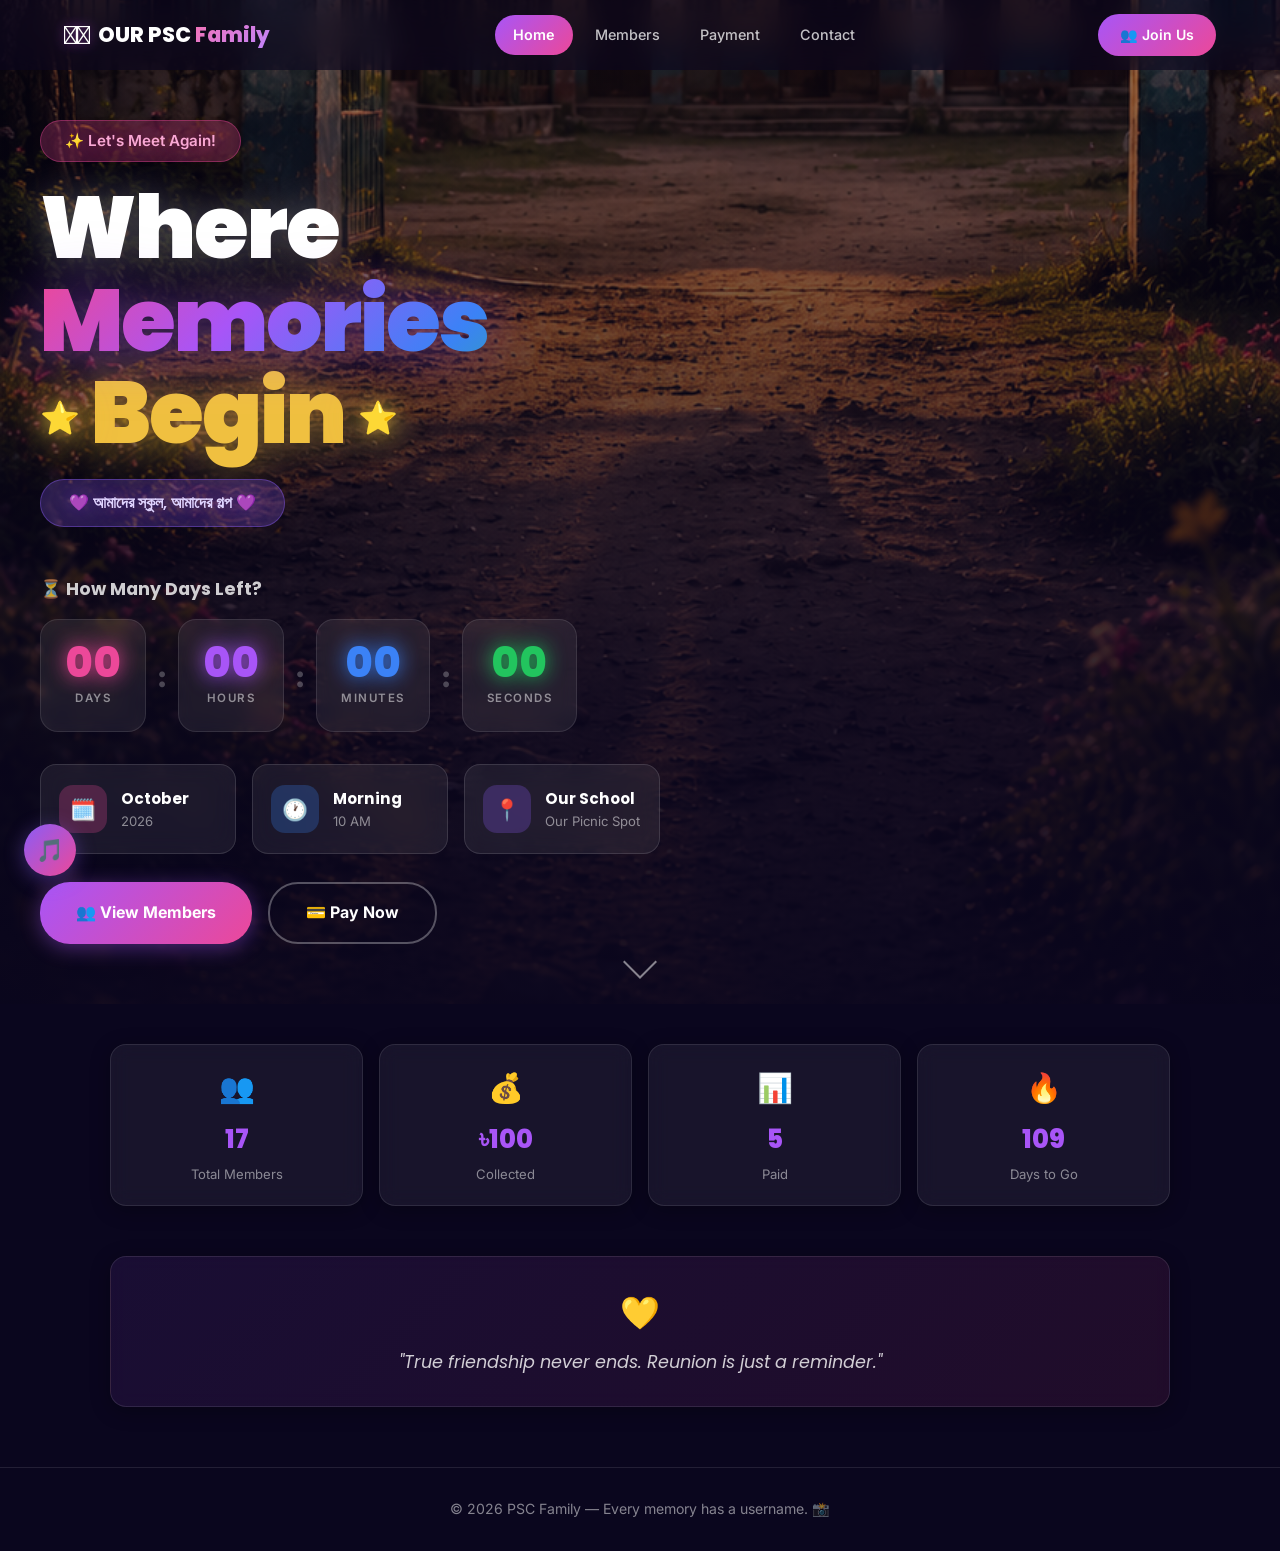
<file: index.html>
<!DOCTYPE html>
<html lang="en">
<head>
    <meta charset="UTF-8">
    <meta name="viewport" content="width=device-width, initial-scale=1.0">
    <meta name="description" content="Our PSC family - One Bond, One Memory. Join our school reunion!">
    <title>Our PSC family</title>
    <link rel="preconnect" href="https://fonts.googleapis.com">
    <link rel="preconnect" href="https://fonts.gstatic.com" crossorigin>
    <link href="https://fonts.googleapis.com/css2?family=Inter:wght@300;400;500;600;700;800&family=Poppins:wght@400;500;600;700;800;900&display=swap" rel="stylesheet">
    <link rel="stylesheet" href="style.css">
    <link rel="stylesheet" href="responsive.css">
</head>
<body data-page="home">

    <!-- Loading Screen -->
    <div id="loading-screen" class="loading-screen">
        <div class="loader">
            <div class="spinner"></div>
            <p>Loading Reunion 2026...</p>
        </div>
    </div>

    <!-- Navbar -->
    <nav class="navbar" id="navbar">
        <div class="nav-container">
            <a href="index.html" class="nav-logo">
                <span class="nav-logo-emoji">𖨆𖨆</span>
                <span>OUR PSC <span class="logo-highlight">Family</span></span>
            </a>
            <div class="nav-links" id="nav-menu">
                <a href="index.html" class="nav-link active">Home</a>
                <a href="members.html" class="nav-link">Members</a>
                <a href="payments.html" class="nav-link">Payment</a>
                <a href="contact.html" class="nav-link">Contact</a>
            </div>
            <a href="contact.html" class="nav-join-btn">👥 Join Us</a>
            <button class="nav-toggle" id="navToggle">
                <span></span><span></span><span></span>
            </button>
        </div>
        <div class="mobile-overlay" id="nav-overlay"></div>
    </nav>

    <!-- Hero Section -->
    <section class="hero-new">
        <div class="hero-content">
            <div class="hero-badge-new">✨ Let's Meet Again!</div>
            <h1 class="hero-big-title">
                <span class="line1">Where</span>
                <span class="line2">Memories</span>
                <span class="line3"><span class="star">⭐</span> Begin <span class="star">⭐</span></span>
            </h1>

            <div class="hero-tagline">
                💜 আমাদের স্কুল, আমাদের গল্প 💜
            </div>
            <!-- Countdown -->
            <div class="hero-countdown">
                <h3 class="countdown-title">⏳ How Many Days Left?</h3>
                <div class="cd-items">
                    <div class="cd-item">
                        <span class="countdown-number" id="cd-days">00</span>
                        <span class="cd-label">Days</span>
                    </div>
                    <div class="cd-separator">:</div>
                    <div class="cd-item">
                        <span class="countdown-number" id="cd-hours">00</span>
                        <span class="cd-label">Hours</span>
                    </div>
                    <div class="cd-separator">:</div>
                    <div class="cd-item">
                        <span class="countdown-number" id="cd-minutes">00</span>
                        <span class="cd-label">Minutes</span>
                    </div>
                    <div class="cd-separator">:</div>
                    <div class="cd-item">
                        <span class="countdown-number" id="cd-seconds">00</span>
                        <span class="cd-label">Seconds</span>
                    </div>
                </div>
            </div>

            <div class="hero-info-cards">
                <div class="info-card">
                    <div class="info-card-icon icon-pink">🗓️</div>
                    <div class="info-card-text">
                        <h4>October</h4>
                        <p>2026</p>
                    </div>
                </div>
                <div class="info-card">
                    <div class="info-card-icon icon-blue">🕐</div>
                    <div class="info-card-text">
                        <h4>Morning</h4>
                        <p>10 AM</p>
                    </div>
                </div>
                <div class="info-card">
                    <div class="info-card-icon icon-purple">📍</div>
                    <div class="info-card-text">
                        <h4>Our School</h4>
                        <p>Our Picnic Spot</p>
                    </div>
                </div>
            </div>

            <div class="hero-buttons">
                <a href="members.html" class="hero-btn-primary">
                    👥 View Members
                </a>
                <a href="payments.html" class="hero-btn-outline">
                    💳 Pay Now
                </a>
            </div>
        </div>

        <!-- Scroll Down -->
        <div class="scroll-indicator">
            <div class="scroll-arrow"></div>
        </div>
    </section>

    <!-- Stats Section -->
    <section class="stats-section">
        <div class="container">
            <div class="stats-grid-home">
                <div class="stat-card-home">
                    <span class="stat-icon-home">👥</span>
                    <h3 id="home-total-members">0</h3>
                    <p class="stat-label-home">Total Members</p>
                </div>
                <div class="stat-card-home">
                    <span class="stat-icon-home">💰</span>
                    <h3 id="home-total-collected">৳0</h3>
                    <p class="stat-label-home">Collected</p>
                </div>
                <div class="stat-card-home">
                    <span class="stat-icon-home">📊</span>
                    <h3 id="home-total-paid">0</h3>
                    <p class="stat-label-home">Paid</p>
                </div>
                <div class="stat-card-home">
                    <span class="stat-icon-home">🔥</span>
                    <h3 id="home-days-go">109</h3>
                    <p class="stat-label-home">Days to Go</p>
                </div>
            </div>
        </div>
    </section>

    <!-- Quote Section -->
    <section class="quote-section">
        <div class="container">
            <div class="glass-card-home quote-card">
                <span class="quote-icon">💛</span>
                <p class="quote-text">"True friendship never ends. Reunion is just a reminder."</p>
            </div>
        </div>
    </section>

    <!-- Footer -->
    <footer class="footer">
        <div class="container">
            <p class="footer-text">© 2026 PSC Family — Every memory has a username. 📸</p>
        </div>
    </footer>

    <!-- Back to Top -->
    <button class="back-to-top" id="backToTop">↑</button>

    <script src="config.js"></script>
    <script src="script.js"></script>

    <!-- Music Player -->
    <div id="musicPrompt" class="music-prompt" style="display:none;">
        <div class="music-prompt-overlay"></div>
        <div class="music-prompt-card">
            <div class="music-prompt-emoji">🎵</div>
            <h2>Want to set the mood?</h2>
            <p>Play our reunion soundtrack while you browse</p>
            <button id="musicPlayBtn" class="music-play-btn">▶ Play Music</button>
            <button id="musicSkipBtn" class="music-skip-btn">No thanks</button>
        </div>
    </div>
    <div id="musicWidget" class="music-widget" style="display:none;">
        <button id="musicToggle" class="music-toggle-btn">🎵</button>
    </div>
    <audio id="bgMusic" preload="none" loop>
        <source src="BG.mp3" type="audio/mpeg">
    </audio>
</body>
</html>
</file>
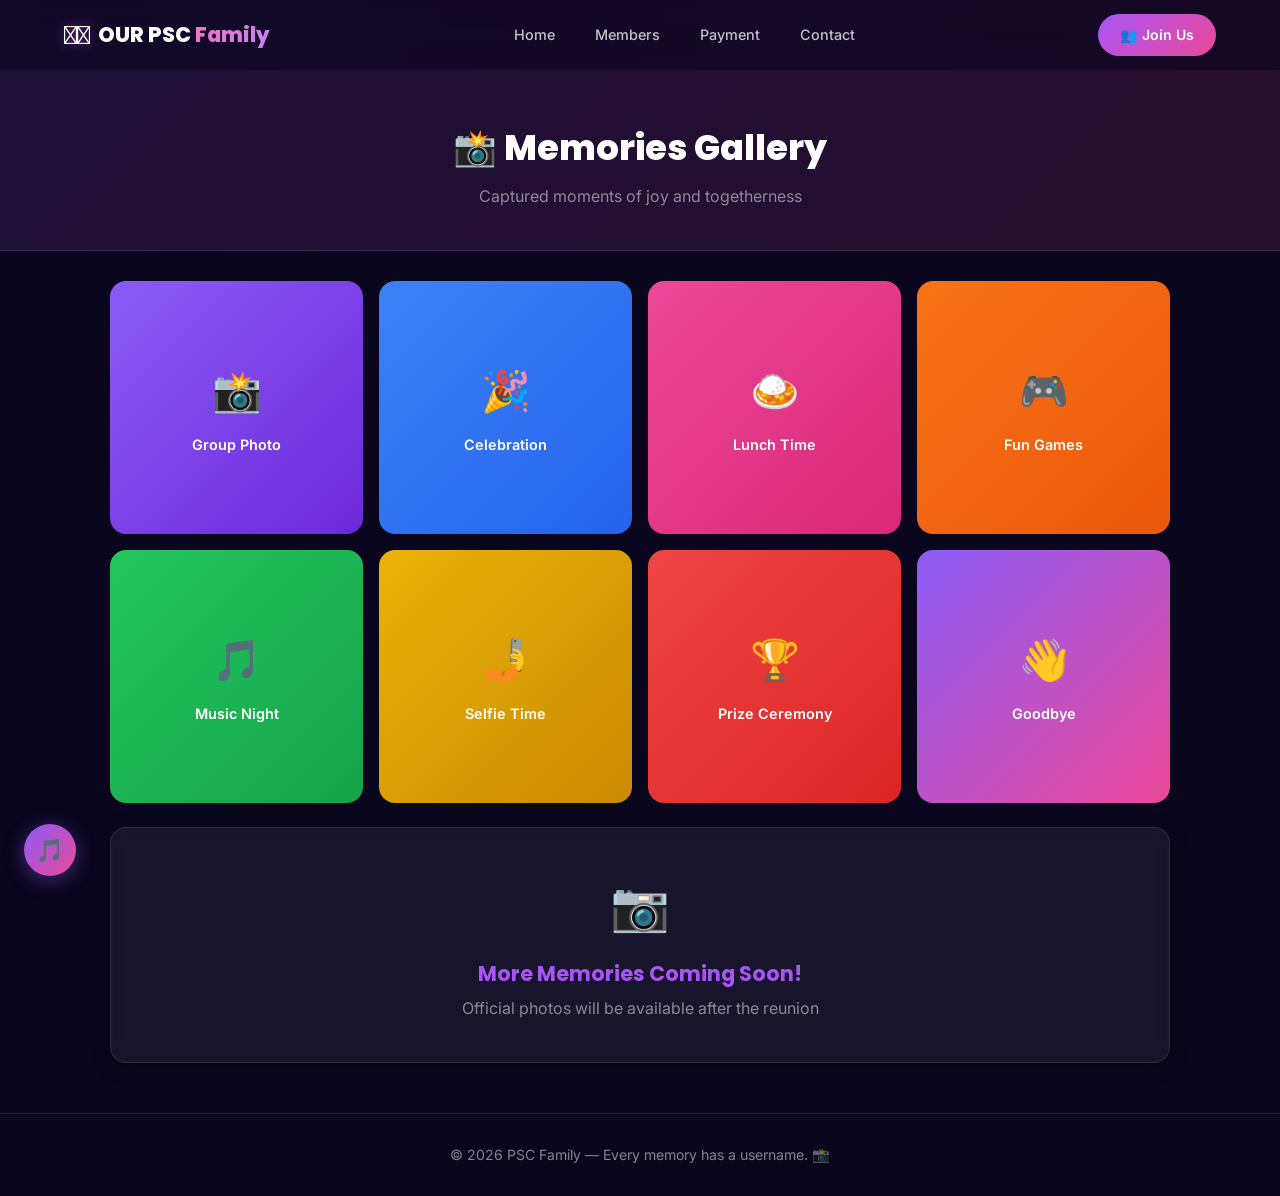
<file: gallery.html>
<!DOCTYPE html>
<html lang="en">
<head>
    <meta charset="UTF-8">
    <meta name="viewport" content="width=device-width, initial-scale=1.0">
    <meta name="description" content="Reunion 2026 - Memories Gallery">
    <title>Memories | Reunion 2026</title>
    <link rel="preconnect" href="https://fonts.googleapis.com">
    <link rel="preconnect" href="https://fonts.gstatic.com" crossorigin>
    <link href="https://fonts.googleapis.com/css2?family=Inter:wght@300;400;500;600;700;800&family=Poppins:wght@400;500;600;700;800;900&display=swap" rel="stylesheet">
    <link rel="stylesheet" href="style.css">
    <link rel="stylesheet" href="responsive.css">
</head>
<body data-page="gallery">

    <!-- Loading Screen -->
    <div id="loading-screen" class="loading-screen">
        <div class="loader">
            <div class="spinner"></div>
            <p>Loading...</p>
        </div>
    </div>

    <!-- Navbar -->
    <nav class="navbar" id="navbar">
        <div class="nav-container">
            <a href="index.html" class="nav-logo">
                <span class="nav-logo-emoji">𖨆𖨆</span>
                <span>OUR PSC <span class="logo-highlight">Family</span></span>
            </a>
            <div class="nav-links" id="nav-menu">
                <a href="index.html" class="nav-link">Home</a>
                <a href="members.html" class="nav-link">Members</a>
                <a href="payments.html" class="nav-link">Payment</a>
                <a href="contact.html" class="nav-link">Contact</a>
            </div>
            <a href="contact.html" class="nav-join-btn">👥 Join Us</a>
            <button class="nav-toggle" id="navToggle">
                <span></span><span></span><span></span>
            </button>
        </div>
        <div class="mobile-overlay" id="nav-overlay"></div>
    </nav>

    <!-- Page Header -->
    <header class="page-header-new">
        <div class="container">
            <h1>📸 Memories Gallery</h1>
            <p>Captured moments of joy and togetherness</p>
        </div>
    </header>

    <!-- Gallery Grid -->
    <section class="section-home">
        <div class="container">
            <div class="gallery-grid-new">
                <div class="gallery-item-new" style="background: linear-gradient(135deg, #8b5cf6, #6d28d9);">
                    <span class="gallery-emoji">📸</span>
                    <p>Group Photo</p>
                </div>
                <div class="gallery-item-new" style="background: linear-gradient(135deg, #3b82f6, #2563eb);">
                    <span class="gallery-emoji">🎉</span>
                    <p>Celebration</p>
                </div>
                <div class="gallery-item-new" style="background: linear-gradient(135deg, #ec4899, #db2777);">
                    <span class="gallery-emoji">🍛</span>
                    <p>Lunch Time</p>
                </div>
                <div class="gallery-item-new" style="background: linear-gradient(135deg, #f97316, #ea580c);">
                    <span class="gallery-emoji">🎮</span>
                    <p>Fun Games</p>
                </div>
                <div class="gallery-item-new" style="background: linear-gradient(135deg, #22c55e, #16a34a);">
                    <span class="gallery-emoji">🎵</span>
                    <p>Music Night</p>
                </div>
                <div class="gallery-item-new" style="background: linear-gradient(135deg, #eab308, #ca8a04);">
                    <span class="gallery-emoji">🤳</span>
                    <p>Selfie Time</p>
                </div>
                <div class="gallery-item-new" style="background: linear-gradient(135deg, #ef4444, #dc2626);">
                    <span class="gallery-emoji">🏆</span>
                    <p>Prize Ceremony</p>
                </div>
                <div class="gallery-item-new" style="background: linear-gradient(135deg, #8b5cf6, #ec4899);">
                    <span class="gallery-emoji">👋</span>
                    <p>Goodbye</p>
                </div>
            </div>

            <div class="coming-soon-memories">
                <span class="coming-soon-icon">📷</span>
                <h3>More Memories Coming Soon!</h3>
                <p>Official photos will be available after the reunion</p>
            </div>
        </div>
    </section>

    <!-- Footer -->
    <footer class="footer">
        <div class="container">
            <p class="footer-text">© 2026 PSC Family — Every memory has a username. 📸</p>
        </div>
    </footer>

    <!-- Back to Top -->
    <button class="back-to-top" id="backToTop">↑</button>

    <script src="config.js"></script>
    <script src="script.js"></script>

    <!-- Music Player -->
    <div id="musicPrompt" class="music-prompt" style="display:none;">
        <div class="music-prompt-overlay"></div>
        <div class="music-prompt-card">
            <div class="music-prompt-emoji">🎵</div>
            <h2>Want to set the mood?</h2>
            <p>Play our reunion soundtrack while you browse</p>
            <button id="musicPlayBtn" class="music-play-btn">▶ Play Music</button>
            <button id="musicSkipBtn" class="music-skip-btn">No thanks</button>
        </div>
    </div>
    <div id="musicWidget" class="music-widget" style="display:none;">
        <button id="musicToggle" class="music-toggle-btn">🎵</button>
    </div>
    <audio id="bgMusic" preload="none" loop>
        <source src="BG.mp3" type="audio/mpeg">
    </audio>
</body>
</html>
</file>
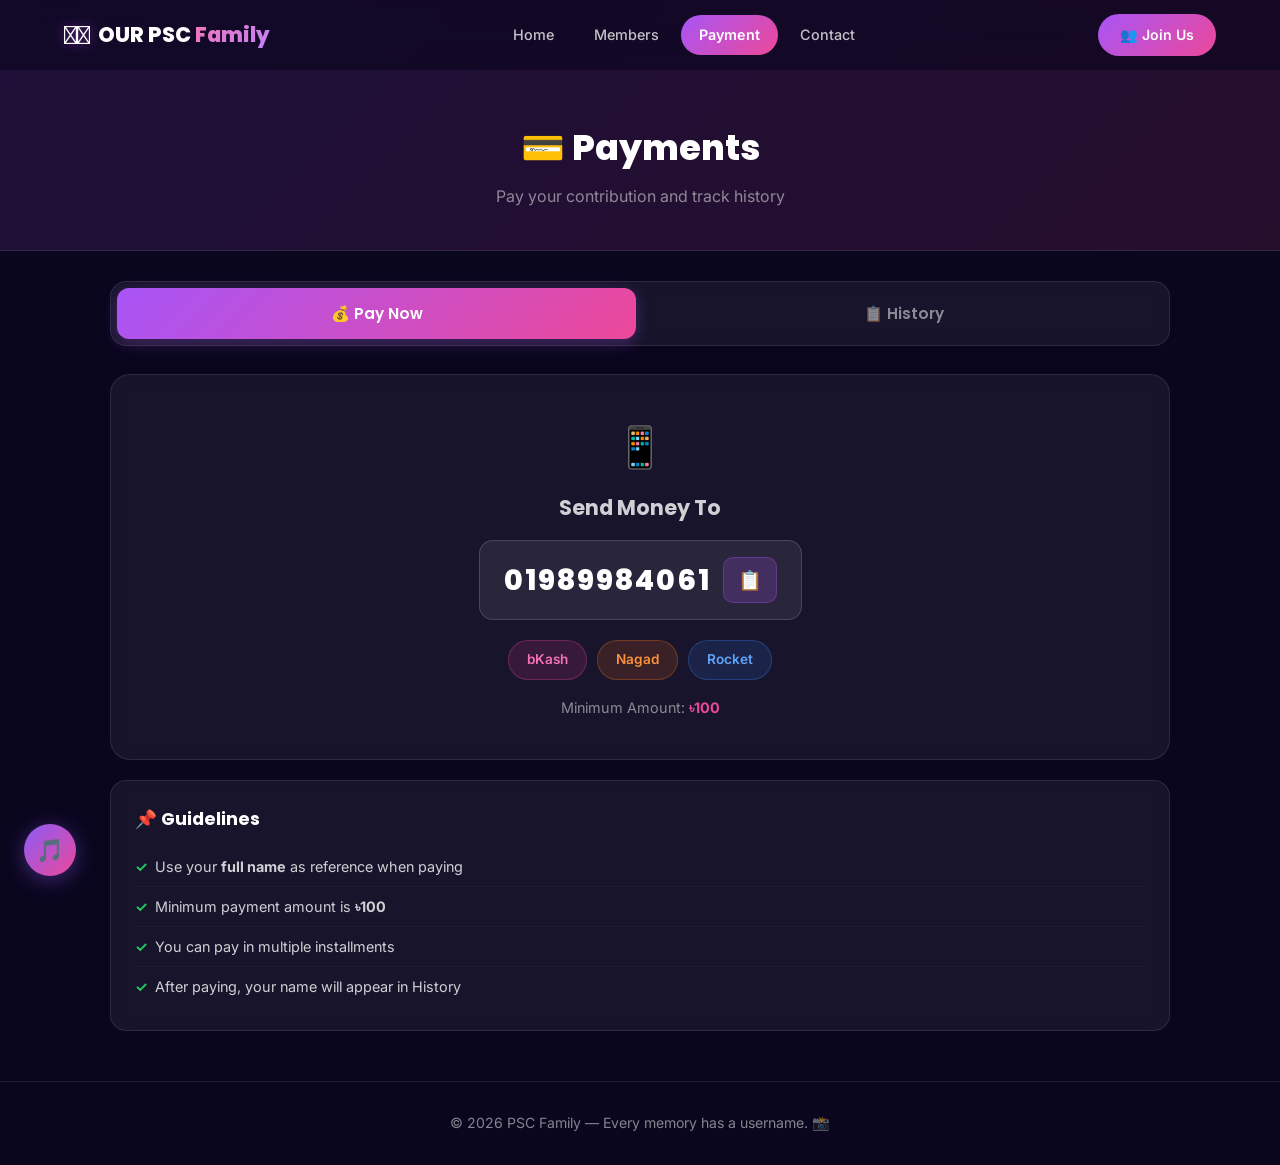
<file: payments.html>
<!DOCTYPE html>
<html lang="en">
<head>
    <meta charset="UTF-8">
    <meta name="viewport" content="width=device-width, initial-scale=1.0">
    <meta name="description" content="Reunion 2026 - Payments">
    <title>Payments | Reunion 2026</title>
    <link rel="preconnect" href="https://fonts.googleapis.com">
    <link rel="preconnect" href="https://fonts.gstatic.com" crossorigin>
    <link href="https://fonts.googleapis.com/css2?family=Inter:wght@300;400;500;600;700;800&family=Poppins:wght@400;500;600;700;800;900&display=swap" rel="stylesheet">
    <link rel="stylesheet" href="style.css">
    <link rel="stylesheet" href="responsive.css">
</head>
<body data-page="payments">

    <!-- Loading Screen -->
    <div id="loading-screen" class="loading-screen">
        <div class="loader">
            <div class="spinner"></div>
            <p>Loading...</p>
        </div>
    </div>

    <!-- Navbar -->
    <nav class="navbar" id="navbar">
        <div class="nav-container">
            <a href="index.html" class="nav-logo">
                <span class="nav-logo-emoji">𖨆𖨆</span>
                <span>OUR PSC <span class="logo-highlight">Family</span></span>
            </a>
            <div class="nav-links" id="nav-menu">
                <a href="index.html" class="nav-link">Home</a>
                <a href="members.html" class="nav-link">Members</a>
                <a href="payments.html" class="nav-link active">Payment</a>
                <a href="contact.html" class="nav-link">Contact</a>
            </div>
            <a href="contact.html" class="nav-join-btn">👥 Join Us</a>
            <button class="nav-toggle" id="navToggle">
                <span></span><span></span><span></span>
            </button>
        </div>
        <div class="mobile-overlay" id="nav-overlay"></div>
    </nav>

    <!-- Page Header -->
    <header class="page-header-new">
        <div class="container">
            <h1>💳 Payments</h1>
            <p>Pay your contribution and track history</p>
        </div>
    </header>

    <!-- Payment Tabs -->
    <section class="section-home">
        <div class="container">
            <div class="payment-tabs">
                <button class="payment-tab active" data-tab="pay">💰 Pay Now</button>
                <button class="payment-tab" data-tab="history">📋 History</button>
            </div>

            <!-- Tab 1: Pay Now -->
            <div class="payment-tab-content active" id="tab-pay">
                <div class="payment-phone-card">
                    <div class="payment-phone-icon">📱</div>
                    <h2>Send Money To</h2>
                    <div class="payment-phone-number" id="payment-phone">
                        <span id="phone-text">01989984061</span>
                        <button class="copy-btn" id="copy-phone" title="Copy number">📋</button>
                    </div>
                    <div class="payment-methods">
                        <span class="method-pill method-bkash">bKash</span>
                        <span class="method-pill method-nagad">Nagad</span>
                        <span class="method-pill method-rocket">Rocket</span>
                    </div>
                    <div class="payment-min">
                        Minimum Amount: <strong>৳100</strong>
                    </div>
                </div>

                <div class="payment-guidelines">
                    <h3>📌 Guidelines</h3>
                    <ul>
                        <li>Use your <strong>full name</strong> as reference when paying</li>
                        <li>Minimum payment amount is <strong>৳100</strong></li>
                        <li>You can pay in multiple installments</li>
                        <li>After paying, your name will appear in History</li>
                    </ul>
                </div>
            </div>

            <!-- Tab 2: History -->
            <div class="payment-tab-content" id="tab-history">
                <!-- Summary -->
                <div class="payment-summary">
                    <div class="summary-card">
                        <span class="summary-icon">💰</span>
                        <h3 id="total-collected">৳0</h3>
                        <p>Total Collected</p>
                    </div>
                    <div class="summary-card">
                        <span class="summary-icon">👥</span>
                        <h3 id="total-count">0</h3>
                        <p>People Paid</p>
                    </div>
                </div>

                <!-- Month Filters -->
                <div class="month-filters">
                    <button class="month-filter active" data-month="all">All</button>
                    <button class="month-filter" data-month="June">June</button>
                    <button class="month-filter" data-month="July">July</button>
                    <button class="month-filter" data-month="August">August</button>
                    <button class="month-filter" data-month="September">September</button>
                    <button class="month-filter" data-month="October">October</button>
                </div>

                <!-- Payment List -->
                <div class="payment-list" id="payment-list">
                    <p class="loading-text">Loading payments...</p>
                </div>

                <!-- Hall of Fame -->
                <div class="hall-of-fame" id="hall-of-fame" style="display: none;">
                    <h2>🏆 Hall of Fame</h2>
                    <div class="fame-grid">
                        <div class="fame-card fame-first" id="fame-first">
                            <span class="fame-badge">⚡ First to Pay</span>
                            <div class="fame-avatar">🥇</div>
                            <h4 id="first-payer-name">-</h4>
                            <p id="first-payer-date">-</p>
                        </div>
                        <div class="fame-card fame-top" id="fame-top">
                            <span class="fame-badge">👑 Most Paid</span>
                            <div class="fame-avatar">💎</div>
                            <h4 id="top-payer-name">-</h4>
                            <p id="top-payer-amount">-</p>
                        </div>
                    </div>
                </div>
            </div>
        </div>
    </section>

    <!-- Footer -->
    <footer class="footer">
        <div class="container">
            <p class="footer-text">© 2026 PSC Family — Every memory has a username. 📸</p>
        </div>
    </footer>

    <!-- Back to Top -->
    <button class="back-to-top" id="backToTop">↑</button>

    <script src="config.js"></script>
    <script src="script.js"></script>

    <!-- Music Player -->
    <div id="musicPrompt" class="music-prompt" style="display:none;">
        <div class="music-prompt-overlay"></div>
        <div class="music-prompt-card">
            <div class="music-prompt-emoji">🎵</div>
            <h2>Want to set the mood?</h2>
            <p>Play our reunion soundtrack while you browse</p>
            <button id="musicPlayBtn" class="music-play-btn">▶ Play Music</button>
            <button id="musicSkipBtn" class="music-skip-btn">No thanks</button>
        </div>
    </div>
    <div id="musicWidget" class="music-widget" style="display:none;">
        <button id="musicToggle" class="music-toggle-btn">🎵</button>
    </div>
    <audio id="bgMusic" preload="none" loop>
        <source src="BG.mp3" type="audio/mpeg">
    </audio>
</body>
</html>
</file>
<file: style.css>
/* ============================================================
   STYLE.CSS - Reunion 2026 - Dark Cinematic Theme
   ============================================================ */

:root {
    --bg: #0a061e;
    --bg-card: rgba(255, 255, 255, 0.06);
    --text: #ffffff;
    --text-sec: rgba(255, 255, 255, 0.8);
    --text-muted: rgba(255, 255, 255, 0.5);
    --border: rgba(255, 255, 255, 0.1);
    --purple: #a855f7;
    --pink: #ec4899;
    --blue: #3b82f6;
    --red: #ef4444;
    --green: #22c55e;
    --orange: #f97316;
    --yellow: #eab308;
    --gold: #f0c040;
    --radius: 16px;
    --radius-sm: 10px;
    --shadow: 0 4px 20px rgba(0, 0, 0, 0.3);
    --shadow-lg: 0 8px 40px rgba(0, 0, 0, 0.4);
    --shadow-glow: 0 0 30px rgba(168, 85, 247, 0.3);
    --font: 'Inter', system-ui, sans-serif;
    --font-display: 'Poppins', 'Inter', sans-serif;
    --nav-h: 70px;
}

*, *::before, *::after { margin: 0; padding: 0; box-sizing: border-box; }
html { scroll-behavior: smooth; }

body {
    font-family: var(--font);
    background: var(--bg);
    color: var(--text);
    line-height: 1.6;
    overflow-x: hidden;
    min-height: 100vh;
}

a { text-decoration: none; color: inherit; }
img { max-width: 100%; display: block; }
button { border: none; outline: none; cursor: pointer; font-family: inherit; }
input { border: none; outline: none; font-family: inherit; }

.container { max-width: 1100px; margin: 0 auto; padding: 0 20px; }

/* ========== LOADING SCREEN ========== */
.loading-screen {
    position: fixed; inset: 0;
    background: var(--bg);
    display: flex; align-items: center; justify-content: center;
    z-index: 99999;
    transition: opacity 0.5s;
}
.loading-screen .spinner {
    width: 44px; height: 44px;
    border: 4px solid rgba(168, 85, 247, 0.2);
    border-top-color: var(--purple);
    border-radius: 50%;
    animation: spin 0.7s linear infinite;
    margin: 0 auto 12px;
}
.loading-screen p {
    font-family: var(--font-display);
    color: var(--purple);
    font-weight: 600;
}
@keyframes spin { to { transform: rotate(360deg); } }

/* ========== NAVBAR - DARK GLASS ========== */
.navbar {
    position: fixed; top: 0; left: 0; width: 100%;
    height: var(--nav-h);
    background: rgba(10, 6, 30, 0.6);
    backdrop-filter: blur(16px);
    -webkit-backdrop-filter: blur(16px);
    z-index: 1000;
    transition: all 0.3s;
}
.navbar.scrolled {
    background: rgba(10, 6, 30, 0.95);
    box-shadow: 0 4px 30px rgba(0, 0, 0, 0.5);
}
.nav-container {
    max-width: 1200px; margin: 0 auto; padding: 0 24px;
    height: 100%; display: flex; align-items: center; justify-content: space-between;
}
.nav-logo {
    font-family: var(--font-display);
    font-weight: 800; font-size: 1.3rem;
    color: #fff;
    display: flex; align-items: center; gap: 8px;
    flex-shrink: 0;
}
.nav-logo-emoji {
    font-size: 1.6rem;
    animation: logoDance 3s ease-in-out infinite;
    display: inline-block;
    filter: saturate(1.4) brightness(1.1);
    text-shadow: 0 0 12px rgba(168, 85, 247, 0.5);
}
@keyframes logoDance {
    0%, 100% { transform: rotate(0deg) scale(1); }
    25% { transform: rotate(-10deg) scale(1.1); }
    50% { transform: rotate(0deg) scale(1); }
    75% { transform: rotate(10deg) scale(1.1); }
}
.logo-highlight {
    background: linear-gradient(135deg, #f472b6, #c084fc);
    -webkit-background-clip: text;
    -webkit-text-fill-color: transparent;
    background-clip: text;
}
.nav-links {
    display: flex; gap: 4px; align-items: center;
}
.nav-links a {
    padding: 8px 18px; border-radius: 24px;
    font-size: 0.9rem; font-weight: 500;
    color: rgba(255,255,255,0.75);
    transition: all 0.3s;
    white-space: nowrap;
}
.nav-links a:hover {
    color: #fff;
    background: rgba(255,255,255,0.1);
}
.nav-links a.active {
    color: #fff;
    background: linear-gradient(135deg, var(--purple), var(--pink));
    font-weight: 600;
}
.nav-join-btn {
    display: inline-flex; align-items: center; gap: 6px;
    padding: 10px 22px; border-radius: 24px;
    background: linear-gradient(135deg, var(--purple), var(--pink));
    color: #fff; font-weight: 600; font-size: 0.88rem;
    border: none; cursor: pointer;
    transition: all 0.3s;
    white-space: nowrap;
    flex-shrink: 0;
}
.nav-join-btn:hover {
    transform: translateY(-2px);
    box-shadow: 0 6px 20px rgba(139, 92, 246, 0.4);
}

/* Hamburger */
.nav-toggle {
    display: none; flex-direction: column; gap: 5px;
    background: none; padding: 8px; cursor: pointer;
    flex-shrink: 0;
}
.nav-toggle span {
    width: 24px; height: 2.5px;
    background: #fff; border-radius: 2px;
    transition: all 0.3s;
}
.nav-toggle.active span:nth-child(1) { transform: rotate(45deg) translate(5px, 5px); }
.nav-toggle.active span:nth-child(2) { opacity: 0; }
.nav-toggle.active span:nth-child(3) { transform: rotate(-45deg) translate(5px, -5px); }

.mobile-overlay {
    display: none; position: fixed; inset: 0;
    background: rgba(0,0,0,0.5); z-index: 998;
}
.mobile-overlay.active { display: block; }

/* ========== HERO - FULL SCREEN BG IMAGE ========== */
.hero-new {
    min-height: 100vh;
    display: flex; align-items: center;
    position: relative;
    overflow: hidden;
    background: url('hero.png') center/cover no-repeat;
}
.hero-new::before {
    content: '';
    position: absolute; inset: 0;
    background: linear-gradient(
        180deg,
        rgba(10, 6, 30, 0.4) 0%,
        rgba(10, 6, 30, 0.6) 40%,
        rgba(10, 6, 30, 0.85) 70%,
        rgba(10, 6, 30, 0.95) 100%
    );
    z-index: 1;
}

.hero-content {
    position: relative; z-index: 2;
    max-width: 700px;
    padding: 120px 40px 60px;
    width: 100%;
}

.hero-badge-new {
    display: inline-block;
    background: rgba(236, 72, 153, 0.25);
    border: 1px solid rgba(236, 72, 153, 0.4);
    padding: 8px 24px; border-radius: 30px;
    font-size: 0.95rem; font-weight: 600;
    color: #f9a8d4;
    margin-bottom: 20px;
    animation: fadeInUp 0.8s ease;
    text-shadow: 0 0 20px rgba(236, 72, 153, 0.5);
}

.hero-big-title {
    font-family: var(--font-display);
    font-size: 5.5rem; font-weight: 900;
    line-height: 1.05; margin-bottom: 20px;
    letter-spacing: -2px;
    animation: fadeInUp 0.8s ease 0.1s backwards;
}
.hero-big-title .line1 {
    color: #fff;
    display: block;
    text-shadow: 0 0 40px rgba(255, 255, 255, 0.3);
}
.hero-big-title .line2 {
    display: block;
    background: linear-gradient(135deg, #ec4899, #a855f7, #3b82f6, #22c55e);
    -webkit-background-clip: text;
    -webkit-text-fill-color: transparent;
    background-clip: text;
    filter: drop-shadow(0 0 30px rgba(168, 85, 247, 0.5));
}
.hero-big-title .line3 {
    color: var(--gold);
    display: inline-block;
    text-shadow: 0 0 40px rgba(240, 192, 64, 0.5);
}
.hero-big-title .star {
    color: var(--gold);
    -webkit-text-fill-color: var(--gold);
    font-size: 2rem;
    vertical-align: middle;
    animation: twinkle 2s ease-in-out infinite;
    filter: drop-shadow(0 0 10px rgba(240, 192, 64, 0.8));
}
@keyframes twinkle {
    0%, 100% { opacity: 1; transform: scale(1); }
    50% { opacity: 0.6; transform: scale(0.85); }
}

.hero-tagline {
    display: inline-block;
    background: rgba(139, 92, 246, 0.25);
    border: 1px solid rgba(139, 92, 246, 0.4);
    padding: 10px 28px; border-radius: 30px;
    font-family: var(--font-display);
    font-size: 1rem; font-weight: 600;
    color: #e0d4ff;
    margin-bottom: 16px;
    animation: fadeInUp 0.8s ease 0.2s backwards;
    text-shadow: 0 0 20px rgba(168, 85, 247, 0.4);
}
.hero-tagline .heart {
    color: #ec4899;
    -webkit-text-fill-color: #ec4899;
    font-size: 1.1rem;
}

.hero-funny {
    font-size: 0.95rem;
    color: rgba(255,255,255,0.7);
    margin-bottom: 10px;
    font-style: italic;
    animation: fadeInUp 0.8s ease 0.3s backwards;
}

.hero-cta-text {
    font-size: 0.88rem;
    color: rgba(255, 255, 255, 0.6);
    margin-bottom: 28px;
    line-height: 1.7;
    animation: fadeInUp 0.8s ease 0.35s backwards;
}

/* Info Cards - Glassmorphism */
.hero-info-cards {
    display: flex; gap: 16px; margin-bottom: 28px;
    flex-wrap: wrap;
    animation: fadeInUp 0.8s ease 0.4s backwards;
}
.info-card {
    flex: 1; min-width: 140px;
    background: rgba(255,255,255,0.07);
    backdrop-filter: blur(12px);
    -webkit-backdrop-filter: blur(12px);
    border: 1px solid rgba(255,255,255,0.12);
    border-radius: 16px;
    padding: 20px 18px;
    display: flex; align-items: center; gap: 14px;
    transition: all 0.3s;
}
.info-card:hover {
    background: rgba(255,255,255,0.12);
    transform: translateY(-3px);
    box-shadow: 0 8px 25px rgba(0, 0, 0, 0.3);
}
.info-card-icon {
    width: 48px; height: 48px;
    border-radius: 14px;
    display: flex; align-items: center; justify-content: center;
    font-size: 1.3rem;
    flex-shrink: 0;
}
.info-card-icon.icon-pink { background: rgba(236, 72, 153, 0.25); }
.info-card-icon.icon-blue { background: rgba(59, 130, 246, 0.25); }
.info-card-icon.icon-purple { background: rgba(139, 92, 246, 0.25); }
.info-card-text h4 {
    font-family: var(--font-display);
    font-size: 0.95rem; font-weight: 700;
    color: #fff;
}
.info-card-text p {
    font-size: 0.82rem;
    color: rgba(255,255,255,0.5);
}

/* Hero Buttons */
.hero-buttons {
    display: flex; gap: 16px; flex-wrap: wrap;
    animation: fadeInUp 0.8s ease 0.5s backwards;
}
.hero-btn-primary {
    display: inline-flex; align-items: center; gap: 10px;
    padding: 16px 36px; border-radius: 30px;
    background: linear-gradient(135deg, var(--purple), var(--pink));
    color: #fff; font-weight: 700; font-size: 1rem;
    border: none; cursor: pointer;
    transition: all 0.3s;
    text-decoration: none;
    box-shadow: 0 4px 20px rgba(168, 85, 247, 0.4);
}
.hero-btn-primary:hover {
    transform: translateY(-3px);
    box-shadow: 0 8px 30px rgba(168, 85, 247, 0.5);
}
.hero-btn-outline {
    display: inline-flex; align-items: center; gap: 10px;
    padding: 16px 36px; border-radius: 30px;
    background: transparent;
    border: 2px solid rgba(255, 255, 255, 0.3);
    color: #fff; font-weight: 700; font-size: 1rem;
    cursor: pointer;
    transition: all 0.3s;
    text-decoration: none;
}
.hero-btn-outline:hover {
    background: rgba(255, 255, 255, 0.1);
    border-color: rgba(255, 255, 255, 0.5);
    transform: translateY(-3px);
}

/* Hero Countdown */
.hero-countdown {
    margin-top: 32px;
    margin-bottom: 32px;
    animation: fadeInUp 0.8s ease 0.45s backwards;
}
.countdown-title {
    font-family: var(--font-display);
    font-size: 1.1rem;
    font-weight: 700;
    color: rgba(255,255,255,0.8);
    margin-bottom: 16px;
}
.cd-items {
    display: flex; gap: 12px; align-items: center;
}
.cd-item {
    background: rgba(255,255,255,0.07);
    backdrop-filter: blur(8px);
    -webkit-backdrop-filter: blur(8px);
    border: 1px solid rgba(255,255,255,0.1);
    border-radius: 18px;
    padding: 22px 24px; text-align: center;
    min-width: 90px;
    transition: all 0.3s;
}
.cd-item:hover {
    background: rgba(255,255,255,0.12);
    transform: translateY(-4px);
}
.countdown-number {
    display: block;
    font-family: var(--font-display);
    font-size: 2.6rem; font-weight: 800;
    line-height: 1;
    color: #fff;
    text-shadow: 0 0 20px currentColor;
}
.cd-item:nth-child(1) .countdown-number { color: var(--pink); }
.cd-item:nth-child(3) .countdown-number { color: var(--purple); }
.cd-item:nth-child(5) .countdown-number { color: var(--blue); }
.cd-item:nth-child(7) .countdown-number { color: var(--green); }
.cd-label {
    font-size: 0.72rem; text-transform: uppercase;
    letter-spacing: 1.5px; color: rgba(255,255,255,0.5); font-weight: 600;
    margin-top: 6px;
}
.cd-separator {
    font-size: 2rem; font-weight: 800;
    color: rgba(255,255,255,0.25);
}

/* Scroll Down Indicator */
.scroll-indicator {
    position: absolute;
    bottom: 30px; left: 50%;
    transform: translateX(-50%);
    z-index: 2;
    text-align: center;
    animation: fadeInUp 0.8s ease 0.7s backwards;
}
.scroll-arrow {
    width: 24px; height: 24px;
    border-right: 2px solid rgba(255,255,255,0.5);
    border-bottom: 2px solid rgba(255,255,255,0.5);
    transform: rotate(45deg);
    margin: 0 auto;
    animation: scrollBounce 2s ease-in-out infinite;
}
@keyframes scrollBounce {
    0%, 100% { transform: rotate(45deg) translateY(0); opacity: 0.4; }
    50% { transform: rotate(45deg) translateY(8px); opacity: 1; }
}

/* ========== STATS HOME ========== */
.stats-section { padding: 40px 0 30px; background: var(--bg); }
.stats-grid-home {
    display: grid; grid-template-columns: repeat(4, 1fr); gap: 16px;
}
.stat-card-home {
    background: var(--bg-card);
    border: 1px solid var(--border);
    border-radius: var(--radius);
    padding: 20px; text-align: center;
    transition: all 0.3s;
    box-shadow: var(--shadow);
    backdrop-filter: blur(10px);
    -webkit-backdrop-filter: blur(10px);
}
.stat-card-home:hover {
    transform: translateY(-4px);
    box-shadow: var(--shadow-glow);
}
.stat-icon-home { font-size: 1.8rem; display: block; margin-bottom: 8px; }
.stat-card-home h3 {
    font-family: var(--font-display);
    font-size: 1.6rem; font-weight: 800;
    color: var(--purple);
}
.stat-label-home {
    font-size: 0.82rem; color: var(--text-muted); margin-top: 4px;
}

/* ========== SECTIONS ========== */
.section-home { padding: 30px 0; background: var(--bg); }
.section-header {
    display: flex; justify-content: space-between; align-items: center;
    margin-bottom: 20px;
}
.section-header h2 {
    font-family: var(--font-display);
    font-size: 1.4rem; font-weight: 700;
}

/* ========== GLASS CARD HOME ========== */
.glass-card-home {
    background: var(--bg-card);
    border: 1px solid var(--border);
    border-radius: var(--radius);
    padding: 20px;
    box-shadow: var(--shadow);
    backdrop-filter: blur(10px);
    -webkit-backdrop-filter: blur(10px);
}
.loading-text {
    text-align: center; color: var(--text-muted); padding: 20px;
}

/* ========== PAYMENT MINI CARDS ========== */
.payment-mini-card {
    display: flex; justify-content: space-between; align-items: center;
    padding: 14px 0;
    border-bottom: 1px solid rgba(255, 255, 255, 0.06);
}
.payment-mini-card:last-child { border-bottom: none; }
.payment-mini-left {
    display: flex; align-items: center; gap: 12px;
}
.payment-mini-avatar {
    width: 38px; height: 38px;
    border-radius: 50%;
    background: linear-gradient(135deg, var(--purple), var(--pink));
    display: flex; align-items: center; justify-content: center;
    color: white; font-weight: 700; font-size: 0.9rem;
}
.payment-mini-right {
    display: flex; align-items: center; gap: 10px;
}
.payment-mini-amount {
    font-weight: 700; color: var(--purple);
}

/* ========== METHOD BADGES ========== */
.method-badge {
    display: inline-block;
    padding: 4px 12px; border-radius: 20px;
    font-size: 0.78rem; font-weight: 600;
}
.method-bkash {
    background: rgba(236, 72, 153, 0.15);
    color: #f472b6;
    border: 1px solid rgba(236, 72, 153, 0.3);
}
.method-nagad {
    background: rgba(249, 115, 22, 0.15);
    color: #fb923c;
    border: 1px solid rgba(249, 115, 22, 0.3);
}
.method-rocket {
    background: rgba(59, 130, 246, 0.15);
    color: #60a5fa;
    border: 1px solid rgba(59, 130, 246, 0.3);
}
.method-default {
    background: rgba(139, 92, 246, 0.15);
    color: var(--purple);
    border: 1px solid rgba(139, 92, 246, 0.3);
}

/* ========== MEMBERS PREVIEW ========== */
.members-preview {
    display: grid; grid-template-columns: repeat(5, 1fr); gap: 16px;
}
.member-mini-card {
    background: var(--bg-card);
    border: 1px solid var(--border);
    border-radius: var(--radius);
    padding: 20px; text-align: center;
    transition: all 0.3s;
    box-shadow: var(--shadow);
    backdrop-filter: blur(10px);
    -webkit-backdrop-filter: blur(10px);
}
.member-mini-card:hover {
    transform: translateY(-5px);
    box-shadow: var(--shadow-glow);
}
.member-mini-avatar {
    width: 56px; height: 56px;
    border-radius: 50%;
    margin: 0 auto 10px;
    display: flex; align-items: center; justify-content: center;
    color: white; font-weight: 800; font-size: 1.3rem;
}
.member-mini-name {
    font-weight: 600; font-size: 0.88rem;
    margin-bottom: 6px;
}

/* ========== MEMBERS HERO ========== */
.members-hero {
    padding: 130px 0 50px;
    text-align: center;
    background: linear-gradient(135deg, rgba(168,85,247,0.15), rgba(236,72,153,0.15), rgba(59,130,246,0.1));
    border-bottom: 1px solid var(--border);
}
.members-hero h1 {
    font-family: var(--font-display);
    font-size: 2.4rem; font-weight: 900;
    margin-bottom: 8px;
}
.members-hero p {
    color: var(--text-muted); font-size: 1rem;
    margin-bottom: 16px;
}
.member-count-pill {
    display: inline-block;
    background: linear-gradient(135deg, var(--purple), var(--pink));
    color: white;
    padding: 8px 24px; border-radius: 30px;
    font-size: 0.92rem; font-weight: 700;
    box-shadow: 0 4px 15px rgba(168,85,247,0.3);
}

/* ========== MEMBERS GRID COOL ========== */
.premium-members-grid {
    display: grid;
    grid-template-columns: repeat(auto-fill, minmax(220px, 1fr));
    gap: 20px;
}
.premium-member-card {
    position: relative;
    background: var(--bg-card);
    border: 1px solid var(--border);
    border-radius: 24px;
    padding: 30px 20px 24px;
    text-align: center;
    transition: all 0.4s cubic-bezier(0.175, 0.885, 0.32, 1.275);
    box-shadow: var(--shadow);
    overflow: hidden;
    backdrop-filter: blur(10px);
    -webkit-backdrop-filter: blur(10px);
}
.premium-member-card::before {
    content: '';
    position: absolute;
    top: 0; left: 0; right: 0;
    height: 4px;
    background: linear-gradient(90deg, var(--accent), var(--accent2));
    border-radius: 24px 24px 0 0;
}
.premium-member-card::after {
    content: '';
    position: absolute;
    top: -50%; left: -50%;
    width: 200%; height: 200%;
    background: radial-gradient(circle at center, color-mix(in srgb, var(--accent) 6%, transparent), transparent 50%);
    pointer-events: none;
    opacity: 0;
    transition: opacity 0.4s;
}
.premium-member-card:hover::after {
    opacity: 1;
}
.premium-member-card:hover {
    transform: translateY(-8px) scale(1.02);
    box-shadow: 0 12px 40px color-mix(in srgb, var(--accent) 25%, transparent);
    border-color: color-mix(in srgb, var(--accent) 40%, transparent);
}
.pm-card-glow {
    position: absolute;
    top: -30px; right: -30px;
    width: 100px; height: 100px;
    background: radial-gradient(circle, color-mix(in srgb, var(--accent) 20%, transparent), transparent 70%);
    pointer-events: none;
}
.pm-avatar-wrap {
    position: relative;
    display: inline-block;
    margin-bottom: 14px;
}
.pm-avatar {
    width: 80px; height: 80px;
    border-radius: 50%;
    border: 3px solid color-mix(in srgb, var(--accent) 40%, transparent);
    box-shadow: 0 4px 20px color-mix(in srgb, var(--accent) 30%, transparent);
    transition: all 0.4s cubic-bezier(0.175, 0.885, 0.32, 1.275);
    object-fit: cover;
}
.premium-member-card:hover .pm-avatar {
    transform: scale(1.1) rotate(5deg);
    border-color: var(--accent);
    box-shadow: 0 8px 30px color-mix(in srgb, var(--accent) 40%, transparent);
}
.pm-badge {
    position: absolute;
    bottom: -4px; right: -4px;
    font-size: 1.3rem;
    font-family: "Apple Color Emoji", "Segoe UI Emoji", "Noto Color Emoji", "Twemoji Mozilla", sans-serif;
    background: var(--bg-card);
    border-radius: 50%;
    width: 32px; height: 32px;
    display: flex; align-items: center; justify-content: center;
    border: 2px solid color-mix(in srgb, var(--accent) 30%, transparent);
}
.pm-name {
    font-family: var(--font-display);
    font-size: 1rem; font-weight: 700;
    color: #fff;
    margin-bottom: 4px;
    position: relative;
    z-index: 1;
}
.pm-role {
    font-size: 0.82rem;
    font-weight: 600;
    color: var(--accent2);
    letter-spacing: 0.5px;
    margin-bottom: 12px;
    position: relative;
    z-index: 1;
}
.pm-divider {
    width: 40px; height: 2px;
    background: linear-gradient(90deg, var(--accent), var(--accent2));
    margin: 0 auto 12px;
    border-radius: 2px;
    position: relative;
    z-index: 1;
}
.pm-phone {
    display: inline-block;
    font-size: 0.8rem;
    color: var(--text-muted);
    text-decoration: none;
    padding: 6px 14px;
    border-radius: 20px;
    background: rgba(255, 255, 255, 0.05);
    border: 1px solid rgba(255, 255, 255, 0.08);
    transition: all 0.3s;
    position: relative;
    z-index: 1;
}
.pm-phone:hover {
    background: color-mix(in srgb, var(--accent) 15%, transparent);
    border-color: color-mix(in srgb, var(--accent) 30%, transparent);
    color: var(--accent2);
}

/* Staggered entrance animation */
.premium-member-card:nth-child(1) { animation: memberPop 0.5s ease 0.05s backwards; }
.premium-member-card:nth-child(2) { animation: memberPop 0.5s ease 0.1s backwards; }
.premium-member-card:nth-child(3) { animation: memberPop 0.5s ease 0.15s backwards; }
.premium-member-card:nth-child(4) { animation: memberPop 0.5s ease 0.2s backwards; }
.premium-member-card:nth-child(5) { animation: memberPop 0.5s ease 0.25s backwards; }
.premium-member-card:nth-child(6) { animation: memberPop 0.5s ease 0.3s backwards; }
.premium-member-card:nth-child(7) { animation: memberPop 0.5s ease 0.35s backwards; }
.premium-member-card:nth-child(8) { animation: memberPop 0.5s ease 0.4s backwards; }
.premium-member-card:nth-child(9) { animation: memberPop 0.5s ease 0.45s backwards; }
.premium-member-card:nth-child(10) { animation: memberPop 0.5s ease 0.5s backwards; }
.premium-member-card:nth-child(11) { animation: memberPop 0.5s ease 0.55s backwards; }
.premium-member-card:nth-child(12) { animation: memberPop 0.5s ease 0.6s backwards; }
.premium-member-card:nth-child(13) { animation: memberPop 0.5s ease 0.65s backwards; }
.premium-member-card:nth-child(14) { animation: memberPop 0.5s ease 0.7s backwards; }
.premium-member-card:nth-child(15) { animation: memberPop 0.5s ease 0.75s backwards; }
@keyframes memberPop {
    from { opacity: 0; transform: translateY(30px) scale(0.9); }
    to { opacity: 1; transform: translateY(0) scale(1); }
}

/* ========== PHOTO POPUP MODAL ========== */
.photo-modal {
    position: fixed;
    top: 0; left: 0;
    width: 100%; height: 100%;
    z-index: 10000;
    display: flex;
    align-items: center;
    justify-content: center;
    animation: modalFadeIn 0.3s ease;
}
.photo-modal-overlay {
    position: absolute;
    top: 0; left: 0;
    width: 100%; height: 100%;
    background: rgba(0, 0, 0, 0.85);
    backdrop-filter: blur(8px);
    -webkit-backdrop-filter: blur(8px);
}
.photo-modal-content {
    position: relative;
    z-index: 10001;
    max-width: 90vw;
    max-height: 85vh;
    text-align: center;
    animation: modalZoomIn 0.35s cubic-bezier(0.175, 0.885, 0.32, 1.275);
}
.photo-modal-content img {
    max-width: 100%;
    max-height: 75vh;
    border-radius: 20px;
    border: 3px solid rgba(255, 255, 255, 0.15);
    box-shadow: 0 20px 60px rgba(0, 0, 0, 0.5), 0 0 40px rgba(139, 92, 246, 0.2);
    object-fit: contain;
}
.photo-modal-name {
    margin-top: 14px;
    font-family: var(--font-display);
    font-size: 1.1rem;
    font-weight: 700;
    color: white;
    text-shadow: 0 2px 10px rgba(0,0,0,0.5);
}
.photo-modal-close {
    position: absolute;
    top: -40px; right: 0;
    background: rgba(255, 255, 255, 0.15);
    border: none;
    color: white;
    font-size: 2rem;
    width: 40px; height: 40px;
    border-radius: 50%;
    cursor: pointer;
    display: flex; align-items: center; justify-content: center;
    transition: all 0.3s;
    z-index: 10002;
    line-height: 1;
}
.photo-modal-close:hover {
    background: rgba(255, 255, 255, 0.3);
    transform: rotate(90deg);
}
@keyframes modalFadeIn {
    from { opacity: 0; }
    to { opacity: 1; }
}
@keyframes modalZoomIn {
    from { opacity: 0; transform: scale(0.7); }
    to { opacity: 1; transform: scale(1); }
}

/* ========== SEARCH ========== */
.search-box-new {
    display: flex; align-items: center;
    background: var(--bg-card);
    border: 1px solid var(--border);
    border-radius: 12px;
    padding: 0 16px;
    box-shadow: var(--shadow);
    max-width: 400px;
}
.search-icon-new { font-size: 1.1rem; margin-right: 10px; }
.search-box-new input {
    flex: 1; padding: 14px 0;
    background: transparent;
    font-size: 0.92rem; color: var(--text);
}
.search-box-new input::placeholder { color: var(--text-muted); }

/* ========== TABLE ========== */
.table-card { padding: 0; overflow: hidden; }
.table-responsive { overflow-x: auto; }
.data-table-new {
    width: 100%; border-collapse: collapse;
}
.data-table-new thead {
    background: rgba(168, 85, 247, 0.1);
}
.data-table-new th {
    padding: 14px 20px; text-align: left;
    font-weight: 600; font-size: 0.82rem;
    text-transform: uppercase; letter-spacing: 0.5px;
    color: var(--text-muted);
    border-bottom: 1px solid var(--border);
}
.data-table-new td {
    padding: 14px 20px; font-size: 0.9rem;
    border-bottom: 1px solid rgba(255, 255, 255, 0.05);
    color: var(--text-sec);
}
.data-table-new tbody tr { transition: all 0.2s; }
.data-table-new tbody tr:hover { background: rgba(168, 85, 247, 0.05); }
.data-table-new tbody tr:last-child td { border-bottom: none; }
.loading-cell { text-align: center; color: var(--text-muted); padding: 30px !important; }

/* ========== QUOTE ========== */
.quote-section { padding: 20px 0 40px; background: var(--bg); }
.quote-card {
    text-align: center; padding: 30px;
    background: linear-gradient(135deg, rgba(168,85,247,0.1), rgba(236,72,153,0.1));
}
.quote-icon { font-size: 2rem; display: block; margin-bottom: 10px; }
.quote-text {
    font-family: var(--font-display);
    font-size: 1.1rem; font-style: italic;
    color: var(--text-sec);
}

/* ========== PAGE HEADER (Inner Pages) ========== */
.page-header-new {
    padding: 120px 0 40px;
    text-align: center;
    background: linear-gradient(135deg, rgba(168,85,247,0.12), rgba(236,72,153,0.12));
    border-bottom: 1px solid var(--border);
}
.page-header-new h1 {
    font-family: var(--font-display);
    font-size: 2.2rem; font-weight: 800;
    margin-bottom: 8px;
}
.page-header-new p {
    color: var(--text-muted); font-size: 1rem;
}
.member-count-badge {
    display: inline-block;
    background: linear-gradient(135deg, var(--purple), var(--pink));
    color: white;
    padding: 6px 20px;
    border-radius: 20px;
    font-size: 0.88rem;
    font-weight: 700;
    margin-top: 12px;
}

/* ========== CONTACT PAGE ========== */
.contact-phone-hero {
    position: relative;
    background: var(--bg-card);
    border: 1px solid var(--border);
    border-radius: 24px;
    padding: 50px 30px;
    text-align: center;
    margin-bottom: 24px;
    overflow: hidden;
    backdrop-filter: blur(10px);
    -webkit-backdrop-filter: blur(10px);
}
.contact-phone-glow {
    position: absolute;
    top: -60px; left: 50%;
    transform: translateX(-50%);
    width: 300px; height: 300px;
    background: radial-gradient(circle, rgba(168, 85, 247, 0.2) 0%, transparent 70%);
    pointer-events: none;
}
.contact-phone-emoji {
    font-size: 3rem;
    display: block;
    margin-bottom: 12px;
    position: relative;
}
.contact-phone-hero h2 {
    font-family: var(--font-display);
    font-size: 1.4rem; font-weight: 700;
    color: var(--text-sec);
    margin-bottom: 20px;
    position: relative;
}
.contact-phone-display {
    display: inline-flex; align-items: center; gap: 14px;
    background: rgba(255, 255, 255, 0.08);
    border: 1px solid rgba(255, 255, 255, 0.15);
    border-radius: 16px;
    padding: 18px 28px;
    margin-bottom: 14px;
    position: relative;
}
#contact-phone-text {
    font-family: var(--font-display);
    font-size: 2rem; font-weight: 800;
    color: #fff;
    letter-spacing: 3px;
}
.contact-phone-sub {
    font-size: 0.85rem;
    color: var(--text-muted);
    position: relative;
}

/* Social Grid */
.contact-social-grid {
    display: grid; grid-template-columns: 1fr 1fr; gap: 14px;
    margin-bottom: 24px;
}
.contact-social-card {
    display: flex; align-items: center; gap: 16px;
    background: var(--bg-card);
    border: 1px solid var(--border);
    border-radius: 16px;
    padding: 22px 20px;
    text-decoration: none;
    transition: all 0.3s;
    backdrop-filter: blur(10px);
    -webkit-backdrop-filter: blur(10px);
    cursor: pointer;
}
.contact-social-card:hover {
    transform: translateY(-4px);
}
.social-icon-wrap {
    width: 52px; height: 52px;
    border-radius: 14px;
    display: flex; align-items: center; justify-content: center;
    flex-shrink: 0;
}
.social-info { flex: 1; }
.social-info h3 {
    font-family: var(--font-display);
    font-size: 1rem; font-weight: 700;
    color: #fff;
    margin-bottom: 2px;
}
.social-info p {
    font-size: 0.78rem;
    color: var(--text-muted);
    overflow: hidden;
    text-overflow: ellipsis;
    white-space: nowrap;
}
.social-arrow {
    font-size: 1.2rem;
    color: var(--text-muted);
    transition: all 0.3s;
}
.contact-social-card:hover .social-arrow {
    color: #fff;
    transform: translateX(4px);
}

/* Social Colors */
.social-whatsapp .social-icon-wrap {
    background: rgba(37, 211, 102, 0.15);
    color: #25d366;
}
.social-whatsapp:hover {
    border-color: rgba(37, 211, 102, 0.4);
    box-shadow: 0 8px 25px rgba(37, 211, 102, 0.15);
}
.social-facebook .social-icon-wrap {
    background: rgba(66, 103, 178, 0.15);
    color: #4267b2;
}
.social-facebook:hover {
    border-color: rgba(66, 103, 178, 0.4);
    box-shadow: 0 8px 25px rgba(66, 103, 178, 0.15);
}
.social-email .social-icon-wrap {
    background: rgba(234, 67, 53, 0.15);
    color: #ea4335;
}
.social-email:hover {
    border-color: rgba(234, 67, 53, 0.4);
    box-shadow: 0 8px 25px rgba(234, 67, 53, 0.15);
}
.social-phone .social-icon-wrap {
    background: rgba(59, 130, 246, 0.15);
    color: #3b82f6;
}
.social-phone:hover {
    border-color: rgba(59, 130, 246, 0.4);
    box-shadow: 0 8px 25px rgba(59, 130, 246, 0.15);
}

/* Portfolio Card */
.portfolio-card {
    position: relative;
    background: var(--bg-card);
    border: 1px solid var(--border);
    border-radius: 24px;
    padding: 32px 28px;
    overflow: hidden;
    margin-bottom: 12px;
}
.portfolio-card::before {
    content: '';
    position: absolute;
    top: 0; left: 0; right: 0;
    height: 4px;
    background: linear-gradient(90deg, #8b5cf6, #ec4899, #f97316);
}
.portfolio-glow {
    position: absolute;
    top: -60px; right: -60px;
    width: 180px; height: 180px;
    background: radial-gradient(circle, rgba(139, 92, 246, 0.15), transparent 70%);
    pointer-events: none;
}
.portfolio-content {
    display: flex;
    flex-direction: column;
    align-items: center;
    gap: 18px;
    position: relative;
    z-index: 1;
}
.portfolio-avatar-wrap {
    position: relative;
    display: inline-block;
}
.portfolio-avatar {
    width: 90px; height: 90px;
    border-radius: 50%;
    border: 3px solid rgba(139, 92, 246, 0.4);
    box-shadow: 0 0 30px rgba(139, 92, 246, 0.25);
    object-fit: cover;
}
.portfolio-avatar-ring {
    position: absolute;
    top: -6px; left: -6px;
    right: -6px; bottom: -6px;
    border-radius: 50%;
    border: 2px solid rgba(139, 92, 246, 0.2);
    animation: portfolioRingPulse 3s ease-in-out infinite;
}
@keyframes portfolioRingPulse {
    0%, 100% { transform: scale(1); opacity: 0.4; }
    50% { transform: scale(1.08); opacity: 0.8; }
}
.portfolio-info {
    text-align: center;
}
.portfolio-label {
    font-size: 0.78rem;
    font-weight: 600;
    color: var(--accent);
    letter-spacing: 0.5px;
    text-transform: uppercase;
}
.portfolio-name {
    font-family: var(--font-display);
    font-size: 1.2rem; font-weight: 800;
    color: #fff;
    margin: 4px 0;
}
.portfolio-role {
    font-size: 0.85rem;
    color: var(--text-muted);
}
.portfolio-btn {
    display: inline-flex;
    align-items: center;
    gap: 8px;
    padding: 12px 28px;
    background: linear-gradient(135deg, #8b5cf6, #a855f7);
    color: white;
    text-decoration: none;
    border-radius: 50px;
    font-weight: 700;
    font-size: 0.95rem;
    transition: all 0.3s;
    box-shadow: 0 4px 20px rgba(139, 92, 246, 0.3);
}
.portfolio-btn:hover {
    transform: translateY(-3px) scale(1.04);
    box-shadow: 0 8px 30px rgba(139, 92, 246, 0.45);
}
.portfolio-btn-arrow {
    transition: transform 0.3s;
}
.portfolio-btn:hover .portfolio-btn-arrow {
    transform: translateX(4px);
}

/* Fun Box */
.contact-fun-box {
    background: linear-gradient(135deg, rgba(168,85,247,0.1), rgba(236,72,153,0.1));
    border: 1px solid rgba(168, 85, 247, 0.2);
    border-radius: 20px;
    padding: 36px 24px;
    text-align: center;
}
.contact-fun-emoji {
    font-size: 2.5rem;
    display: block;
    margin-bottom: 12px;
}
.contact-fun-box h3 {
    font-family: var(--font-display);
    font-size: 1.3rem; font-weight: 700;
    margin-bottom: 8px;
}
.contact-fun-box p {
    color: var(--text-muted);
    font-size: 0.9rem;
    max-width: 400px;
    margin: 0 auto;
    line-height: 1.6;
}

/* ========== GALLERY ========== */
.gallery-grid-new {
    display: grid; grid-template-columns: repeat(4, 1fr); gap: 16px;
}
.gallery-item-new {
    border-radius: var(--radius);
    padding: 40px 20px; text-align: center;
    color: white; cursor: pointer;
    transition: all 0.3s;
    aspect-ratio: 1;
    display: flex; flex-direction: column;
    align-items: center; justify-content: center;
}
.gallery-item-new:hover {
    transform: scale(1.04);
    box-shadow: 0 8px 30px rgba(0,0,0,0.3);
}
.gallery-emoji { font-size: 2.5rem; margin-bottom: 10px; }
.gallery-item-new p { font-weight: 600; font-size: 0.9rem; }

.coming-soon-memories {
    text-align: center; padding: 40px;
    background: var(--bg-card);
    border: 1px solid var(--border);
    border-radius: var(--radius);
    margin-top: 24px;
    box-shadow: var(--shadow);
    backdrop-filter: blur(10px);
    -webkit-backdrop-filter: blur(10px);
}
.coming-soon-icon { font-size: 3rem; display: block; margin-bottom: 12px; }
.coming-soon-memories h3 {
    font-family: var(--font-display);
    font-size: 1.3rem; margin-bottom: 6px;
    color: var(--purple);
}
.coming-soon-memories p { color: var(--text-muted); }

/* ========== FOOTER ========== */
.footer {
    padding: 30px 0;
    text-align: center;
    border-top: 1px solid var(--border);
    margin-top: 20px;
    background: var(--bg);
}
.footer-text { color: var(--text-muted); font-size: 0.88rem; }

/* ========== MUSIC PLAYER ========== */
.music-prompt {
    position: fixed;
    top: 0; left: 0;
    width: 100%; height: 100%;
    z-index: 99998;
    display: flex;
    align-items: center;
    justify-content: center;
    animation: modalFadeIn 0.4s ease;
}
.music-prompt-overlay {
    position: absolute;
    top: 0; left: 0;
    width: 100%; height: 100%;
    background: rgba(10, 6, 30, 0.92);
    backdrop-filter: blur(12px);
    -webkit-backdrop-filter: blur(12px);
}
.music-prompt-card {
    position: relative;
    z-index: 1;
    background: var(--bg-card);
    border: 1px solid var(--border);
    border-radius: 28px;
    padding: 48px 36px;
    text-align: center;
    max-width: 380px;
    width: 90%;
    box-shadow: 0 20px 60px rgba(0, 0, 0, 0.5), 0 0 40px rgba(139, 92, 246, 0.15);
    animation: modalZoomIn 0.5s cubic-bezier(0.175, 0.885, 0.32, 1.275);
}
.music-prompt-emoji {
    font-size: 4rem;
    display: block;
    margin-bottom: 16px;
    animation: musicBounce 1.5s ease-in-out infinite;
}
@keyframes musicBounce {
    0%, 100% { transform: scale(1) rotate(0deg); }
    25% { transform: scale(1.1) rotate(-5deg); }
    50% { transform: scale(1) rotate(0deg); }
    75% { transform: scale(1.1) rotate(5deg); }
}
.music-prompt-card h2 {
    font-family: var(--font-display);
    font-size: 1.5rem;
    font-weight: 800;
    color: #fff;
    margin-bottom: 8px;
}
.music-prompt-card p {
    color: var(--text-muted);
    font-size: 0.9rem;
    margin-bottom: 28px;
    line-height: 1.5;
}
.music-play-btn {
    display: block;
    width: 100%;
    padding: 16px 24px;
    background: linear-gradient(135deg, #8b5cf6, #ec4899);
    color: white;
    border: none;
    border-radius: 16px;
    font-size: 1.1rem;
    font-weight: 700;
    font-family: var(--font-display);
    cursor: pointer;
    transition: all 0.3s;
    box-shadow: 0 4px 20px rgba(139, 92, 246, 0.4);
    margin-bottom: 12px;
}
.music-play-btn:hover {
    transform: translateY(-2px) scale(1.02);
    box-shadow: 0 8px 30px rgba(139, 92, 246, 0.55);
}
.music-play-btn:active {
    transform: scale(0.98);
}
.music-skip-btn {
    background: none;
    border: none;
    color: var(--text-muted);
    font-size: 0.85rem;
    cursor: pointer;
    padding: 8px 16px;
    transition: color 0.3s;
}
.music-skip-btn:hover {
    color: var(--text);
}

/* Floating Music Widget */
.music-widget {
    position: fixed;
    bottom: 24px;
    left: 24px;
    z-index: 999;
}
.music-toggle-btn {
    width: 52px;
    height: 52px;
    border-radius: 50%;
    background: linear-gradient(135deg, #8b5cf6, #ec4899);
    border: none;
    color: white;
    font-size: 1.4rem;
    cursor: pointer;
    box-shadow: 0 4px 20px rgba(139, 92, 246, 0.4);
    transition: all 0.3s;
    display: flex;
    align-items: center;
    justify-content: center;
}
.music-toggle-btn:hover {
    transform: scale(1.1);
    box-shadow: 0 8px 30px rgba(139, 92, 246, 0.55);
}
.music-toggle-btn.playing {
    animation: musicPulse 2s ease-in-out infinite;
}
@keyframes musicPulse {
    0%, 100% { box-shadow: 0 4px 20px rgba(139, 92, 246, 0.4); }
    50% { box-shadow: 0 4px 30px rgba(236, 72, 153, 0.6), 0 0 20px rgba(139, 92, 246, 0.3); }
}

/* ========== BACK TO TOP ========== */
.back-to-top {
    position: fixed; bottom: 24px; right: 24px;
    width: 46px; height: 46px;
    background: linear-gradient(135deg, var(--purple), var(--pink));
    border-radius: 50%; color: white;
    font-size: 1.2rem; font-weight: 700;
    display: flex; align-items: center; justify-content: center;
    cursor: pointer; z-index: 100;
    opacity: 0; visibility: hidden;
    transform: translateY(20px);
    transition: all 0.3s;
    box-shadow: 0 4px 15px rgba(168, 85, 247, 0.4);
}
.back-to-top.visible {
    opacity: 1; visibility: visible; transform: translateY(0);
}
.back-to-top:hover {
    transform: translateY(-4px);
    box-shadow: 0 8px 25px rgba(168, 85, 247, 0.5);
}

/* ========== PAYMENT TABS ========== */
.payment-tabs {
    display: flex; gap: 8px; margin-bottom: 28px;
    background: var(--bg-card);
    border: 1px solid var(--border);
    border-radius: 16px;
    padding: 6px;
    backdrop-filter: blur(10px);
    -webkit-backdrop-filter: blur(10px);
}
.payment-tab {
    flex: 1; padding: 14px 20px;
    background: transparent;
    border: none; border-radius: 12px;
    color: var(--text-muted);
    font-family: var(--font-display);
    font-size: 0.95rem; font-weight: 600;
    cursor: pointer;
    transition: all 0.3s;
}
.payment-tab:hover {
    color: var(--text);
    background: rgba(255, 255, 255, 0.05);
}
.payment-tab.active {
    background: linear-gradient(135deg, var(--purple), var(--pink));
    color: #fff;
    box-shadow: 0 4px 15px rgba(168, 85, 247, 0.3);
}
.payment-tab-content {
    display: none;
}
.payment-tab-content.active {
    display: block;
    animation: fadeInUp 0.4s ease;
}

/* ========== PAY NOW TAB ========== */
.payment-phone-card {
    background: var(--bg-card);
    border: 1px solid var(--border);
    border-radius: 20px;
    padding: 40px 30px;
    text-align: center;
    margin-bottom: 20px;
    backdrop-filter: blur(10px);
    -webkit-backdrop-filter: blur(10px);
}
.payment-phone-icon {
    font-size: 2.5rem;
    margin-bottom: 12px;
}
.payment-phone-card h2 {
    font-family: var(--font-display);
    font-size: 1.3rem; font-weight: 700;
    color: var(--text-sec);
    margin-bottom: 16px;
}
.payment-phone-number {
    display: inline-flex; align-items: center; gap: 12px;
    background: rgba(255, 255, 255, 0.08);
    border: 1px solid rgba(255, 255, 255, 0.15);
    border-radius: 14px;
    padding: 16px 24px;
    margin-bottom: 20px;
}
#phone-text {
    font-family: var(--font-display);
    font-size: 1.8rem; font-weight: 800;
    color: #fff;
    letter-spacing: 2px;
}
.copy-btn {
    background: rgba(168, 85, 247, 0.2);
    border: 1px solid rgba(168, 85, 247, 0.3);
    border-radius: 10px;
    padding: 10px 14px;
    font-size: 1.2rem;
    cursor: pointer;
    transition: all 0.3s;
}
.copy-btn:hover {
    background: rgba(168, 85, 247, 0.4);
    transform: scale(1.05);
}
.copy-btn.copied {
    background: rgba(34, 197, 94, 0.3);
    border-color: rgba(34, 197, 94, 0.5);
}
.payment-methods {
    display: flex; justify-content: center; gap: 10px;
    margin-bottom: 16px;
}
.method-pill {
    padding: 8px 18px; border-radius: 20px;
    font-size: 0.85rem; font-weight: 600;
}
.method-pill.method-bkash {
    background: rgba(236, 72, 153, 0.15);
    color: #f472b6;
    border: 1px solid rgba(236, 72, 153, 0.3);
}
.method-pill.method-nagad {
    background: rgba(249, 115, 22, 0.15);
    color: #fb923c;
    border: 1px solid rgba(249, 115, 22, 0.3);
}
.method-pill.method-rocket {
    background: rgba(59, 130, 246, 0.15);
    color: #60a5fa;
    border: 1px solid rgba(59, 130, 246, 0.3);
}
.payment-min {
    color: var(--text-muted);
    font-size: 0.9rem;
}
.payment-min strong {
    color: var(--pink);
}

/* Guidelines */
.payment-guidelines {
    background: var(--bg-card);
    border: 1px solid var(--border);
    border-radius: 16px;
    padding: 24px;
    backdrop-filter: blur(10px);
    -webkit-backdrop-filter: blur(10px);
}
.payment-guidelines h3 {
    font-family: var(--font-display);
    font-size: 1.1rem; font-weight: 700;
    margin-bottom: 14px;
}
.payment-guidelines ul {
    list-style: none; padding: 0;
}
.payment-guidelines li {
    padding: 8px 0;
    padding-left: 20px;
    position: relative;
    color: var(--text-sec);
    font-size: 0.9rem;
    border-bottom: 1px solid rgba(255, 255, 255, 0.04);
}
.payment-guidelines li:last-child { border-bottom: none; }
.payment-guidelines li::before {
    content: '✓';
    position: absolute; left: 0;
    color: var(--green);
    font-weight: 700;
}

/* ========== HISTORY TAB ========== */
.payment-summary {
    display: grid; grid-template-columns: 1fr 1fr; gap: 16px;
    margin-bottom: 24px;
}
.summary-card {
    background: var(--bg-card);
    border: 1px solid var(--border);
    border-radius: 16px;
    padding: 24px; text-align: center;
    backdrop-filter: blur(10px);
    -webkit-backdrop-filter: blur(10px);
}
.summary-icon { font-size: 2rem; display: block; margin-bottom: 8px; }
.summary-card h3 {
    font-family: var(--font-display);
    font-size: 1.8rem; font-weight: 800;
    color: var(--purple);
    margin-bottom: 4px;
}
.summary-card p {
    font-size: 0.85rem;
    color: var(--text-muted);
}

/* Month Filters */
.month-filters {
    display: flex; gap: 8px; flex-wrap: wrap;
    margin-bottom: 20px;
}
.month-filter {
    padding: 10px 18px; border-radius: 24px;
    background: var(--bg-card);
    border: 1px solid var(--border);
    color: var(--text-muted);
    font-size: 0.85rem; font-weight: 600;
    cursor: pointer;
    transition: all 0.3s;
}
.month-filter:hover {
    color: var(--text);
    border-color: rgba(168, 85, 247, 0.3);
}
.month-filter.active {
    background: linear-gradient(135deg, var(--purple), var(--pink));
    color: #fff;
    border-color: transparent;
}

/* Payment List */
.payment-list {
    margin-bottom: 32px;
}
.payment-history-card {
    display: flex; justify-content: space-between; align-items: center;
    background: var(--bg-card);
    border: 1px solid var(--border);
    border-radius: 14px;
    padding: 16px 20px;
    margin-bottom: 10px;
    backdrop-filter: blur(10px);
    -webkit-backdrop-filter: blur(10px);
    transition: all 0.3s;
}
.payment-history-card:hover {
    transform: translateX(4px);
    border-color: rgba(168, 85, 247, 0.3);
}
.payment-history-left {
    display: flex; align-items: center; gap: 14px;
}
.payment-history-avatar {
    width: 42px; height: 42px;
    border-radius: 50%;
    background: linear-gradient(135deg, var(--purple), var(--pink));
    display: flex; align-items: center; justify-content: center;
    color: white; font-weight: 700; font-size: 1rem;
}
.payment-history-info h4 {
    font-family: var(--font-display);
    font-size: 0.95rem; font-weight: 600;
    margin-bottom: 2px;
}
.payment-history-info p {
    font-size: 0.78rem;
    color: var(--text-muted);
}
.payment-history-right {
    display: flex; align-items: center; gap: 10px;
}
.payment-history-amount {
    font-family: var(--font-display);
    font-weight: 700; font-size: 1rem;
    color: var(--green);
}

/* ========== HALL OF FAME ========== */
.hall-of-fame {
    margin-top: 40px;
}
.hall-of-fame h2 {
    font-family: var(--font-display);
    font-size: 1.6rem; font-weight: 800;
    text-align: center;
    margin-bottom: 24px;
}
.fame-grid {
    display: grid; grid-template-columns: 1fr 1fr; gap: 16px;
}
.fame-card {
    background: var(--bg-card);
    border: 1px solid var(--border);
    border-radius: 20px;
    padding: 30px 20px;
    text-align: center;
    backdrop-filter: blur(10px);
    -webkit-backdrop-filter: blur(10px);
    transition: all 0.3s;
}
.fame-card:hover {
    transform: translateY(-4px);
}
.fame-first {
    border-color: rgba(234, 179, 8, 0.3);
    background: linear-gradient(135deg, rgba(234, 179, 8, 0.08), rgba(234, 179, 8, 0.02));
}
.fame-top {
    border-color: rgba(168, 85, 247, 0.3);
    background: linear-gradient(135deg, rgba(168, 85, 247, 0.08), rgba(168, 85, 247, 0.02));
}
.fame-badge {
    display: inline-block;
    padding: 6px 14px; border-radius: 20px;
    font-size: 0.78rem; font-weight: 600;
    margin-bottom: 14px;
    background: rgba(255, 255, 255, 0.08);
    border: 1px solid rgba(255, 255, 255, 0.1);
}
.fame-avatar {
    font-size: 3rem;
    margin-bottom: 12px;
}
.fame-card h4 {
    font-family: var(--font-display);
    font-size: 1.2rem; font-weight: 700;
    margin-bottom: 4px;
}
.fame-card p {
    font-size: 0.85rem;
    color: var(--text-muted);
}

/* ========== ANIMATIONS ========== */
@keyframes fadeInUp {
    from { opacity: 0; transform: translateY(25px); }
    to { opacity: 1; transform: translateY(0); }
}

/* ========== RESPONSIVE ========== */
@media (max-width: 1024px) {
    .nav-links {
        display: none; position: fixed;
        top: var(--nav-h); left: 0; width: 100%;
        background: rgba(10, 6, 30, 0.98);
        backdrop-filter: blur(20px);
        flex-direction: column; padding: 20px;
        border-bottom: 1px solid rgba(255,255,255,0.1);
        box-shadow: 0 10px 30px rgba(0,0,0,0.5);
        gap: 8px;
    }
    .nav-links.active { display: flex; }
    .nav-links a { padding: 14px 20px; width: 100%; text-align: center; border-radius: 12px; font-size: 1rem; }
    .nav-toggle { display: flex; }
    .nav-join-btn { display: none; }
    .hero-big-title { font-size: 3.8rem; }
    .hero-content { padding: 100px 24px 60px; }
    .members-preview { grid-template-columns: repeat(3, 1fr); }
    .stats-grid-home { grid-template-columns: repeat(2, 1fr); }
    .gallery-grid-new { grid-template-columns: repeat(3, 1fr); }
    .contact-grid { grid-template-columns: repeat(2, 1fr); }
    .cd-item { min-width: 80px; padding: 18px 20px; }
    .countdown-number { font-size: 2.2rem; }
    .cd-separator { font-size: 1.8rem; }
}

@media (max-width: 768px) {
    .hero-big-title { font-size: 2.8rem; }
    .hero-tagline { font-size: 0.9rem; }
    .hero-content { padding: 90px 20px 50px; }
    .hero-info-cards { flex-direction: column; gap: 10px; }
    .info-card { min-width: auto; }
    .hero-buttons { flex-direction: column; }
    .hero-btn-primary, .hero-btn-outline { width: 100%; justify-content: center; }
    .members-preview { grid-template-columns: repeat(2, 1fr); }
    .members-grid-cool { grid-template-columns: repeat(auto-fill, minmax(180px, 1fr)); gap: 16px; }
    .gallery-grid-new { grid-template-columns: repeat(2, 1fr); }
    .section-header h2 { font-size: 1.2rem; }
    .scroll-indicator { bottom: 20px; }
    .contact-social-grid { grid-template-columns: 1fr; gap: 12px; }
    .contact-phone-hero { padding: 36px 20px; }
    .contact-phone-display { padding: 14px 20px; }
    #contact-phone-text { font-size: 1.5rem; letter-spacing: 2px; }
    .contact-fun-box { padding: 28px 20px; }
    .portfolio-card { padding: 28px 20px; }
    .portfolio-avatar { width: 80px; height: 80px; }
    .page-header-new { padding: 100px 0 30px; }
    .page-header-new h1 { font-size: 1.6rem; }
    .cd-items { gap: 8px; flex-wrap: wrap; justify-content: center; }
    .cd-item { min-width: 70px; padding: 14px 14px; }
    .countdown-number { font-size: 1.8rem; }
    .cd-separator { font-size: 1.4rem; }
    .payment-phone-number { flex-direction: column; gap: 10px; }
    #phone-text { font-size: 1.4rem; }
    .fame-grid { grid-template-columns: 1fr; }
    .payment-summary { grid-template-columns: 1fr; }
}

@media (max-width: 480px) {
    .nav-container { padding: 0 16px; }
    .nav-logo { font-size: 1.1rem; gap: 6px; }
    .nav-logo-emoji { font-size: 1.3rem; }
    .nav-toggle span { width: 22px; height: 2px; }
    .nav-links { padding: 16px; gap: 6px; }
    .nav-links a { padding: 12px 16px; font-size: 0.95rem; border-radius: 10px; }
    .hero-big-title { font-size: 2.2rem; letter-spacing: -1px; }
    .hero-content { padding: 80px 16px 40px; }
    .hero-info-cards { gap: 8px; }
    .info-card { padding: 14px 16px; gap: 10px; }
    .info-card-icon { width: 38px; height: 38px; font-size: 1rem; }
    .members-preview { grid-template-columns: 1fr 1fr; }
    .stats-grid-home { grid-template-columns: 1fr 1fr; gap: 10px; }
    .stat-card-home { padding: 14px; }
    .stat-card-home h3 { font-size: 1.3rem; }
    .gallery-grid-new { grid-template-columns: 1fr 1fr; gap: 10px; }
    .gallery-item-new { padding: 24px 12px; }
    .members-grid-cool { grid-template-columns: repeat(auto-fill, minmax(160px, 1fr)); gap: 14px; }
    .contact-phone-hero { padding: 28px 16px; margin-bottom: 16px; }
    .contact-phone-emoji { font-size: 2.2rem; }
    .contact-phone-hero h2 { font-size: 1.1rem; margin-bottom: 14px; }
    .contact-phone-display { padding: 12px 16px; border-radius: 12px; }
    #contact-phone-text { font-size: 1.2rem; letter-spacing: 1px; }
    .copy-btn { padding: 8px 10px; font-size: 1rem; }
    .contact-phone-sub { font-size: 0.78rem; }
    .social-icon-wrap { width: 44px; height: 44px; border-radius: 12px; }
    .social-icon-wrap svg { width: 24px; height: 24px; }
    .contact-social-card { padding: 16px 14px; gap: 12px; border-radius: 14px; }
    .social-info h3 { font-size: 0.9rem; }
    .social-info p { font-size: 0.72rem; }
    .contact-social-grid { gap: 10px; }
    .contact-fun-box { padding: 24px 16px; }
    .contact-fun-emoji { font-size: 2rem; }
    .contact-fun-box h3 { font-size: 1.1rem; }
    .contact-fun-box p { font-size: 0.82rem; }
    .portfolio-card { padding: 24px 16px; border-radius: 20px; }
    .portfolio-avatar { width: 70px; height: 70px; }
    .portfolio-name { font-size: 1.05rem; }
    .portfolio-btn { padding: 10px 22px; font-size: 0.88rem; }
    .cd-items { gap: 6px; }
    .cd-item { min-width: 60px; padding: 12px 10px; border-radius: 12px; }
    .countdown-number { font-size: 1.5rem; }
    .cd-separator { font-size: 1.2rem; }
    .cd-label { font-size: 0.6rem; letter-spacing: 0.5px; }
    .countdown-title { font-size: 0.95rem; }
    .payment-tabs { flex-direction: column; }
    .payment-tab { padding: 12px 16px; font-size: 0.9rem; }
    .payment-phone-card { padding: 30px 20px; }
    #phone-text { font-size: 1.2rem; letter-spacing: 1px; }
    .payment-methods { flex-wrap: wrap; }
    .month-filters { gap: 6px; }
    .month-filter { padding: 8px 14px; font-size: 0.8rem; }
    .payment-history-card { flex-direction: column; align-items: flex-start; gap: 12px; }
    .payment-history-right { width: 100%; justify-content: space-between; }
    .fame-card { padding: 24px 16px; }
}
</file>
<file: responsive.css>
/* responsive.css - Additional responsive utilities */

/* Print Styles */
@media print {
    .navbar, .back-to-top, .footer, .loading-screen { display: none !important; }
    body { background: white; color: black; }
}

/* Touch device optimizations */
@media (hover: none) {
    .info-card:hover,
    .stat-card-home:hover,
    .premium-member-card:hover,
    .pm-avatar:hover {
        transform: none;
    }
}

/* Mobile responsive for premium member cards */
@media (max-width: 768px) {
    .premium-members-grid {
        grid-template-columns: repeat(auto-fill, minmax(160px, 1fr));
        gap: 14px;
    }
    .premium-member-card {
        padding: 24px 14px 20px;
        border-radius: 20px;
    }
    .pm-avatar {
        width: 68px; height: 68px;
    }
    .pm-name { font-size: 0.88rem; }
    .pm-role { font-size: 0.75rem; }
}
@media (max-width: 480px) {
    .premium-members-grid {
        grid-template-columns: repeat(2, 1fr);
        gap: 12px;
    }
    .premium-member-card {
        padding: 20px 10px 18px;
        border-radius: 18px;
    }
    .pm-avatar {
        width: 60px; height: 60px;
    }
    .pm-badge {
        width: 26px; height: 26px; font-size: 1.1rem;
    }
    .pm-name { font-size: 0.82rem; }
    .pm-role { font-size: 0.7rem; }
    .pm-phone { font-size: 0.72rem; padding: 4px 10px; }
}

/* Safe area for notched phones */
@supports (padding: env(safe-area-inset-bottom)) {
    .hero-new {
        padding-bottom: env(safe-area-inset-bottom);
    }
    .footer {
        padding-bottom: calc(30px + env(safe-area-inset-bottom));
    }
}

/* Very small screens (320px and below) */
@media (max-width: 360px) {
    .hero-big-title { font-size: 1.8rem; }
    .hero-badge-new { font-size: 0.8rem; padding: 6px 16px; }
    .hero-tagline { font-size: 0.8rem; padding: 8px 20px; }
    .hero-funny { font-size: 0.85rem; }
    .hero-cta-text { font-size: 0.8rem; }
    .cd-item { min-width: 55px; padding: 10px 8px; }
    .countdown-number { font-size: 1.3rem; }
    .cd-label { font-size: 0.55rem; }
    .info-card { padding: 12px 14px; }
    .info-card-text h4 { font-size: 0.85rem; }
    .info-card-text p { font-size: 0.75rem; }
    .hero-btn-primary, .hero-btn-outline {
        padding: 14px 24px;
        font-size: 0.9rem;
    }
    .premium-members-grid {
        grid-template-columns: repeat(2, 1fr);
        gap: 10px;
    }
    .pm-avatar { width: 52px; height: 52px; }
    .pm-name { font-size: 0.78rem; }
    .pm-role { font-size: 0.65rem; }
    .pm-phone { font-size: 0.68rem; }
}

/* Landscape mode on mobile */
@media (max-height: 500px) and (orientation: landscape) {
    .hero-new {
        min-height: auto;
        padding: 100px 0 40px;
    }
    .hero-content {
        padding: 80px 20px 40px;
    }
    .scroll-indicator { display: none; }
}

/* Tablets in landscape */
@media (min-width: 768px) and (max-width: 1024px) and (orientation: landscape) {
    .hero-content {
        max-width: 50%;
    }
}

/* High DPI screens */
@media (-webkit-min-device-pixel-ratio: 2), (min-resolution: 192dpi) {
    .hero-new {
        background-size: cover;
    }
}

/* Reduced motion preference */
@media (prefers-reduced-motion: reduce) {
    *, *::before, *::after {
        animation-duration: 0.01ms !important;
        animation-iteration-count: 1 !important;
        transition-duration: 0.01ms !important;
    }
    .scroll-arrow { animation: none; }
    .nav-logo-emoji { animation: none; }
}

/* Dark mode support (already dark, but ensure consistency) */
@media (prefers-color-scheme: dark) {
    :root {
        --bg: #0a061e;
        --bg-card: rgba(255, 255, 255, 0.06);
    }
}

/* ========== MOBILE PERFORMANCE FIXES ========== */
@media (max-width: 768px) {
    /* Remove expensive backdrop-filter blur on cards */
    .premium-member-card {
        backdrop-filter: none;
        -webkit-backdrop-filter: none;
    }
    /* Disable continuous logo animation */
    .nav-logo-emoji {
        animation: none;
        filter: none;
    }
    /* Simplify hover states */
    .premium-member-card:hover {
        transform: none;
    }
    .premium-member-card::after {
        display: none;
    }
}
</file>
